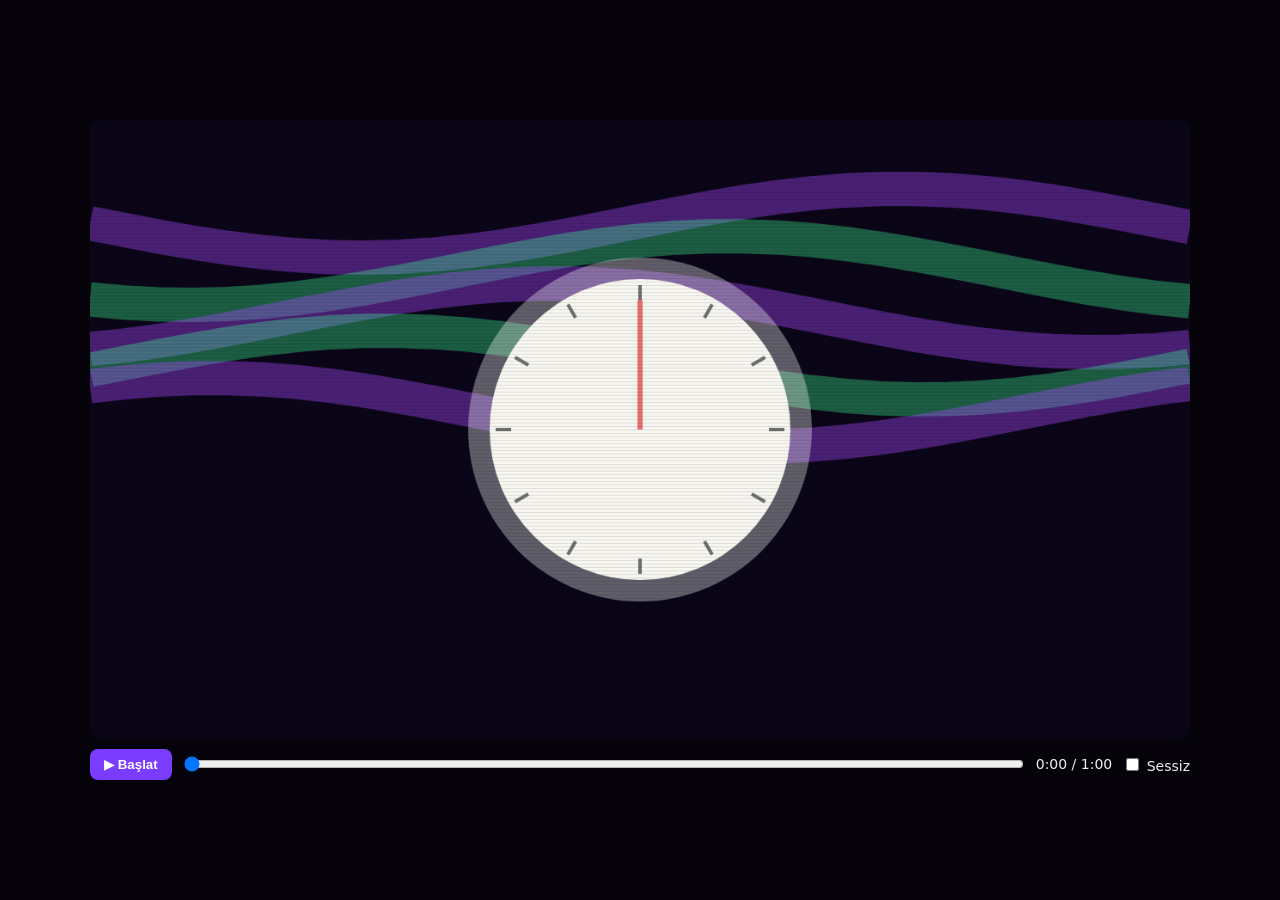
<file: index.html>
<!DOCTYPE html><html lang="tr"><head><meta charset="utf-8"><meta name="viewport" content="width=device-width,initial-scale=1,viewport-fit=cover"><title>Saniye Başı Yayın</title>
<style>
:root{box-sizing:border-box;padding-top:env(safe-area-inset-top,0px);padding-bottom:env(safe-area-inset-bottom,0px)}
html,body{margin:0;background:#050309;color:#eee;font-family:system-ui,Segoe UI,Arial,sans-serif}
body{min-height:100vh;display:flex;flex-direction:column;align-items:center;justify-content:center;gap:10px}
#st{position:relative;width:min(98vw,1100px)}
canvas{width:100%;height:auto;display:block;border-radius:10px;background:#000;cursor:pointer}
#sub{position:absolute;left:4%;right:4%;bottom:4%;text-align:center;font-weight:700;font-size:clamp(12px,2.2vw,22px);color:#fff;text-shadow:0 0 6px #000,0 0 3px #000}
#ctl{display:flex;gap:10px;align-items:center;width:min(98vw,1100px);font-size:14px}
button{background:#7a3cff;color:#fff;border:0;border-radius:8px;padding:8px 14px;font-weight:700;cursor:pointer}
input[type=range]{flex:1}
</style></head><body>
<div id="st"><canvas id="c" width="1280" height="720"></canvas><div id="sub"></div></div>
<div id="ctl"><button id="b">▶ Başlat</button><input id="r" type="range" min="0" max="60" step="0.1" value="0"><span id="tm">0:00 / 1:00</span><label><input id="m" type="checkbox"> Sessiz</label></div>
<script>
const c=document.getElementById("c"),g=c.getContext("2d"),W=1280,H=720;
const R=i=>{const x=Math.sin(i*127.1+311.7)*43758.5;return x-Math.floor(x)};
let t=0,playing=false,last=0,lc=-1;
const cues=[[0.5,9.5,"Tik-tak... Tik-tak... Unutun o eski günleri. Yaşadığımız bu evrende artık zaman saatlerle değil... kurulan televizyon kanallarıyla ölçülüyor!"],
[10,15,"Çünkü bu dünyada... her saniye bir televizyon kanalı kuruluyor!"],
[15.5,25.5,"Artık ‘ne izlesem?’ sorusu tarihe gömüldü. Sokakta yürümek mi? Her adımınız, her nefesiniz anında yeni bir kanalın ilk bölümü."],
[26,34.5,"İnsanlar birbirleriyle konuşmuyor artık. ‘Ben şu an 14 bin 203 numaralı kanaldayım, beni oradan izle’ diyorlar."],
[37,49.5,"Ve günün birinde... tam saat 14:12’de, sadece hiçbir şey yayınlamayan ve ekrana bakıp ağlayan bir adamın kanalı açılıyor. Üç milyar insan... kendi yalnızlığını o ekranda buluyor."],
[51,56,"Hayat artık sonsuz bir kanal sörfü... Kimse ne izlediğini bilmiyor."],
[57.5,60,"...Ama kimse kumandayı elinden bırakmıyor."]];
function say(s){if(m.checked||!window.speechSynthesis)return;speechSynthesis.cancel();const u=new SpeechSynthesisUtterance(s);u.lang="tr-TR";u.rate=1.1;const v=speechSynthesis.getVoices().find(v=>v.lang&&v.lang.startsWith("tr"));if(v)u.voice=v;speechSynthesis.speak(u)}
const rr=(x,y,w,h,r)=>{g.beginPath();g.roundRect(x,y,w,h,r)};
const ci=(x,y,r,f)=>{g.fillStyle=f;g.beginPath();g.arc(x,y,r,0,7);g.fill()};
const T=(s,x,y,z,col="#fff",al="center",sh)=>{g.font=`800 ${z}px system-ui,Arial,sans-serif`;g.textAlign=al;g.fillStyle=col;if(sh){g.shadowColor=sh;g.shadowBlur=24}g.fillText(s,x,y);g.shadowBlur=0};
function tv(x,y,s,h,t){g.save();g.translate(x,y);g.scale(s,s);g.strokeStyle="#ddd";g.lineWidth=3;g.beginPath();g.moveTo(0,-30);g.lineTo(-14,-52);g.moveTo(0,-30);g.lineTo(14,-52);g.stroke();g.fillStyle="#222";rr(-40,-32,80,60,10);g.fill();g.fillStyle=`hsl(${h},90%,${50+18*Math.sin(t*6+h)}%)`;rr(-33,-25,66,42,6);g.fill();T("TV",0,2,16,"#fff");g.restore()}
function bg(t){g.fillStyle="#0a0618";g.fillRect(0,0,W,H);g.lineWidth=40;for(let i=0;i<5;i++){g.strokeStyle=i%2?"rgba(60,255,150,.35)":"rgba(170,70,255,.4)";g.beginPath();for(let x=0;x<=W;x+=40){const y=120+i*55+Math.sin(x/200+t*1.2+i)*40;x?g.lineTo(x,y):g.moveTo(x,y)}g.stroke()}}
function noise(a){for(let i=0;i<160;i++){g.fillStyle=`rgba(255,255,255,${a*Math.random()})`;g.fillRect(Math.random()*W,Math.random()*H,20+Math.random()*90,2+Math.random()*4)}}
function P(x,y,col,hand){g.fillStyle=col;rr(x-35,y,70,110,24);g.fill();ci(x,y-28,26,"#f1c9a0");if(hand){g.fillStyle="#111";rr(x-10,y+20,20,34,4);g.fill()}}
function s1(t){bg(t);const z=t>9?Math.max(.45,1-(t-9)*.09):1;g.save();g.translate(W/2,H/2);g.scale(z,z);g.translate(-W/2,-H/2);
const k=t<7?1:Math.max(0,1-(t-7)/1.5);
if(k>0){ci(W/2,H/2,175*k,"#f4f1e8");g.strokeStyle="#222";g.lineWidth=4;for(let i=0;i<12;i++){const a=i*Math.PI/6;g.beginPath();g.moveTo(W/2+Math.cos(a)*150*k,H/2+Math.sin(a)*150*k);g.lineTo(W/2+Math.cos(a)*168*k,H/2+Math.sin(a)*168*k);g.stroke()}
const a=Math.floor(t*2)*Math.PI/8-Math.PI/2;g.strokeStyle="#d22";g.lineWidth=6;g.beginPath();g.moveTo(W/2,H/2);g.lineTo(W/2+Math.cos(a)*150*k,H/2+Math.sin(a)*150*k);g.stroke();
const f=1-(t*2%1)*4;if(f>0)ci(W/2,H/2,200,`rgba(255,255,255,${f*.35})`)}
const n=t<8?Math.floor(t*2):Math.floor(16+Math.pow(t-8,1.6)*40);
for(let i=0;i<Math.min(n,600);i++){let x,y,pop=1;if(i<16){const a=i/16*Math.PI*2-Math.PI/2;x=W/2+Math.cos(a)*250;y=H/2+Math.sin(a)*250;pop=Math.min(1,(t-i*.5)*5)}else{x=-700+R(i)*2680;y=-450+R(i+999)*1620}
tv(x,y,(i<16?1.1:.8+R(i+5)*.5)*pop,R(i+3)*360,t)}
g.restore()}
function cafe(t){g.fillStyle="#1b1230";g.fillRect(0,0,W,H);
for(let i=0;i<8;i++)for(let j=0;j<4;j++){const q=i*4+j,ch=Math.floor(t*3+R(q)*5);g.fillStyle=`hsl(${R(q+ch*13)*360},80%,${t>16.3?55:25}%)`;rr(60+i*148,40+j*92,130,76,8);g.fill()}
g.fillStyle="#2a1a10";g.fillRect(0,560,W,160);g.fillStyle="#6b4226";g.fillRect(480,470,320,18);g.fillRect(630,488,20,90);
P(620,340,"#3a6ea5");g.fillStyle="#222";g.beginPath();g.ellipse(620,318-340+340-12+12,10,t>16.3?6+5*Math.sin(t*14):2,0,0,7);g.fill();
ci(600,310,4,"#222");ci(640,310,4,"#222");ci(720,462,14,"#fff");
P(980,360,"#b33",0);g.fillStyle="#999";g.fillRect(900,440,60,6);
if(t>16.3&&t<18)T("Bir orta şekerli kahve, lütfen!",620,250,30,"#fff","center","#000");
if(t>17.5){const s=Math.min(1,(t-17.5)*4);g.fillStyle="rgba(0,0,0,.82)";g.fillRect(0,300,W,110);T("Orta Şekerli Kahve Beklerken Yapılabilecek 50 Şey TV",W/2,372,40*s,"#ff4be0","center","#ff4be0")}}
function street(t){g.fillStyle="#120d2b";g.fillRect(0,0,W,H);
for(let L=0;L<2;L++){const sp=L?160:70,off=(t*sp)%260;for(let i=-1;i<7;i++){const b=i+Math.floor(t*sp/260)+L*50,x=i*260-off;g.fillStyle=L?"#2a2150":"#1d1740";g.fillRect(x,(L?200:120)-R(b)*80,240,H);
for(let j=0;j<3;j++)for(let q=0;q<2;q++)tv(x+60+q*110,260+j*110+L*30,.6+L*.15,R(b*9+j*3+q)*360+t*80,t)}}
g.fillStyle="#222";g.fillRect(0,610,W,110);const by=Math.abs(Math.sin(t*8))*10;P(420,430-by,"#e0a030");
const k=Math.floor(t*2.5),ph=t*2.5%1;g.globalAlpha=1-ph;T("▶ Bölüm 1 · Kanal "+(8000+k*37),420,330-ph*60,28,"#6fffb0","center","#000");g.globalAlpha=1}
function metro(t){g.fillStyle="#14202e";g.fillRect(0,0,W,H);g.fillStyle="#0c141e";g.fillRect(0,300,W,420);
g.strokeStyle="rgba(255,255,255,.12)";g.lineWidth=6;for(let i=0;i<12;i++){const x=((i*140-t*500)%1700+1700)%1700-200;g.beginPath();g.moveTo(x,20);g.lineTo(x+90,20);g.stroke()}
g.fillStyle="#000";rr(60,60,360,220,12);g.fill();g.save();g.translate(240,150);g.rotate(t*2);g.strokeStyle="#9bf";g.lineWidth=5;g.beginPath();g.arc(0,0,40,0,5);g.stroke();g.restore();T("EVRENİN SONU",240,230,28,"#fff");T("TARTIŞMASI · CANLI",240,262,18,"#f55");
g.fillStyle="#000";rr(860,60,360,220,12);g.fill();const cx=1040,cy=165,yw=Math.max(0,Math.sin(t*1.5));
ci(cx-40,cy-50,22,"#ff9a2e");ci(cx+40,cy-50,22,"#ff9a2e");ci(cx,cy,62,"#ff9a2e");g.strokeStyle="#c60";g.lineWidth=5;g.beginPath();g.moveTo(cx-30,cy-35);g.lineTo(cx-18,cy-20);g.moveTo(cx+30,cy-35);g.lineTo(cx+18,cy-20);g.stroke();
g.fillStyle="#511";g.beginPath();g.ellipse(cx,cy+25,16,4+22*yw,0,0,7);g.fill();T("● CANLI",1160,100,16,"#f44");T("Turuncu Kedi Esniyor",1040,262,22,"#fff");
for(let i=0;i<6;i++){const x=150+i*195;P(x,380,`hsl(${i*55},45%,45%)`,1);g.strokeStyle=`hsl(${R(i+Math.floor(t*2.5))*360},100%,65%)`;g.lineWidth=3;g.shadowColor=g.strokeStyle;g.shadowBlur=14;rr(x-45,300+Math.sin(t*3+i)*6,90,55,8);g.stroke();g.shadowBlur=0}
if(t>31){g.fillStyle="#fff";rr(430,250,420,56,18);g.fill();T("14.203 numaralı kanaldayım, beni oradan izle",640,286,21,"#111")}}
function s3(t){g.fillStyle="#5a5c60";g.fillRect(0,0,W,H);noise(.06);
g.fillStyle="#3b4552";rr(400,520,480,260,80);g.fill();ci(640,330,135,"#d9b99b");g.fillStyle="#2a2018";g.beginPath();g.ellipse(640,228,125,48,0,Math.PI,0);g.fill();
g.fillStyle="#111";g.beginPath();g.ellipse(592,330,10,13,0,0,7);g.ellipse(688,330,10,13,0,0,7);g.fill();
g.strokeStyle="#321";g.lineWidth=6;g.beginPath();g.moveTo(560,300);g.lineTo(615,290);g.moveTo(720,300);g.lineTo(665,290);g.moveTo(600,415);g.quadraticCurveTo(640,400,680,415);g.stroke();
const p=(t%2.5)/2.5;g.globalAlpha=1-p*p*p;ci(690,350+260*p*p,9,"#8cf");g.globalAlpha=1;
g.fillStyle="rgba(0,0,0,.7)";g.fillRect(0,630,W,60);T("Kanal 50.412 – Sadece Gri Fon ve Ağlayan Adam",W/2,672,30);
const v=Math.min(3,1+Math.max(0,t-35.6)/14.4*2);g.fillStyle="rgba(0,0,0,.65)";rr(900,30,350,70,10);g.fill();T("İZLEYİCİ  "+v.toFixed(1).replace(".",",")+" Milyar",1075,76,26,"#ff6","center");T("● CANLI",110,70,26,"#f44");T("14:12",1180,140,22,"#ddd");
if(t<35.6){g.fillStyle=`rgba(0,0,0,${1-(t-35)/.6})`;g.fillRect(0,0,W,H)}}
function s4(t){g.fillStyle="#04030a";g.fillRect(0,0,W,H);
if(t<55){const z=3-(t-50)*.44;g.save();g.translate(W/2,H/2);g.scale(z,z);const gr=g.createRadialGradient(-20,-20,5,0,0,80);gr.addColorStop(0,"#5cf");gr.addColorStop(1,"#135");ci(0,0,80,gr);ci(-25,10,22,"#3a6");
for(let i=0;i<60;i++){g.save();g.rotate(R(i)*3.14+t*(R(i+7)-.5)*.5);g.strokeStyle=R(i+2)>.5?"rgba(190,90,255,.7)":"rgba(70,255,160,.7)";g.lineWidth=1.5;g.beginPath();g.ellipse(0,0,110+R(i+1)*90,100+R(i+3)*70,0,0,7);g.stroke();g.restore()}
g.strokeStyle="#ddd";g.lineWidth=2;for(let i=0;i<14;i++){const a=i/14*6.28;g.beginPath();g.moveTo(Math.cos(a)*82,Math.sin(a)*82);g.lineTo(Math.cos(a)*110,Math.sin(a)*110);g.stroke();ci(Math.cos(a)*112,Math.sin(a)*112,3,"#ff4be0")}g.restore();
if(t>54){g.fillStyle=`rgba(4,3,10,${t-54})`;g.fillRect(0,0,W,H)}}
if(t>=54.8&&t<57){g.globalAlpha=Math.min(1,(t-54.8)*3);g.save();g.translate(W/2,H/2);g.fillStyle="#222";rr(-70,-190,140,380,34);g.fill();ci(0,-140,20,t>56.3?"#f66":"#a22");
for(let i=0;i<9;i++)ci(-40+(i%3)*40,-70+Math.floor(i/3)*55,14,`hsl(${i*40},60%,45%)`);
const fy=520-Math.min(1,Math.max(0,(t-55.3)/1))*(520-(-140))-(t>56.3?-6:0);g.fillStyle="#f1c9a0";rr(-18,fy,36,300,18);g.fill();g.restore();g.globalAlpha=1}
if(t>=57){const n=Math.floor((t-57)*16);T("Saniye: 86.401...".slice(0,n),W/2,330,72,"#fff","center","#6fffb0");T("Yeni kanal yükleniyor.".slice(0,Math.max(0,n-17)),W/2,410,36,"#ff4be0","center","#ff4be0");noise(t>59?.8:.2)}}
function draw(t){if(t<15)s1(t);else if(t<21)cafe(t);else if(t<26)street(t);else if(t<35)metro(t);else if(t<50)s3(t);else s4(t);
for(const b of[15,21,26,35,50])if(t>b&&t<b+.25)noise(.9);
g.fillStyle="rgba(0,0,0,.1)";for(let y=0;y<H;y+=4)g.fillRect(0,y,W,1)}
const b=document.getElementById("b"),r=document.getElementById("r"),tm=document.getElementById("tm"),m=document.getElementById("m"),sub=document.getElementById("sub");
function toggle(){if(t>=60){t=0;lc=-1}playing=!playing;b.textContent=playing?"⏸ Duraklat":"▶ Oynat";if(!playing&&window.speechSynthesis)speechSynthesis.cancel();else lc=-1}
b.onclick=toggle;c.onclick=toggle;
r.oninput=()=>{t=+r.value;lc=-1;if(window.speechSynthesis)speechSynthesis.cancel()};
function f(n){if(playing){t+=Math.min(.1,(n-last)/1000);if(t>=60){t=60;playing=false;b.textContent="↻ Tekrar"}}last=n;
const i=cues.findIndex(q=>t>=q[0]&&t<q[1]);if(i!==lc){lc=i;sub.textContent=i>=0?cues[i][2]:"";if(i>=0&&playing)say(cues[i][2])}
draw(t);r.value=t;const s=Math.floor(t);tm.textContent=`0:${String(s).padStart(2,"0")} / 1:00`;requestAnimationFrame(f)}
requestAnimationFrame(f);
</script></body></html>
</file>
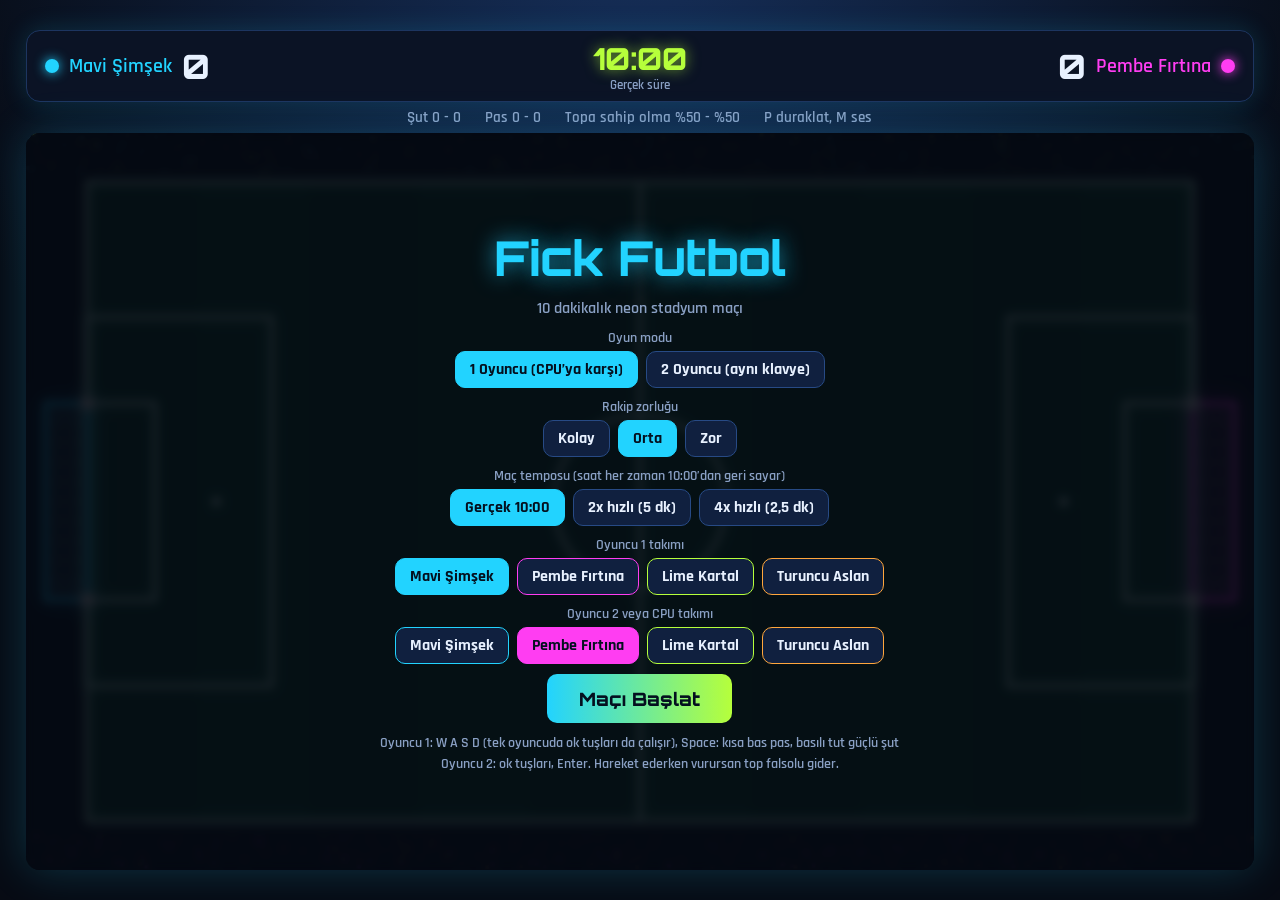
<file: fick-futbol.html>
<!DOCTYPE html>
<html lang="tr">
<head>
<meta charset="UTF-8">
<meta name="viewport" content="width=device-width,initial-scale=1">
<title>Fick Futbol</title>
<link rel="preconnect" href="https://fonts.googleapis.com">
<link rel="preconnect" href="https://fonts.gstatic.com" crossorigin>
<link href="https://fonts.googleapis.com/css2?family=Orbitron:wght@600;800&family=Rajdhani:wght@500;600;700&display=swap" rel="stylesheet">
<style>
:root{--bg:#070b14;--ink:#e8f1ff;--mut:#8aa0c4;--cy:#22d3ff;--mg:#ff3df2;--li:#b6ff3b}
*{box-sizing:border-box;margin:0}
html,body{height:100%}
body{background:radial-gradient(circle at 50% -10%,#16305c,var(--bg) 62%);color:var(--ink);font:600 16px Rajdhani,system-ui,sans-serif;display:grid;place-items:center;overflow:hidden}
#app{width:min(96vw,calc((100vh - 118px)*1.667))}
#hud{display:grid;grid-template-columns:1fr auto 1fr;align-items:center;gap:12px;padding:8px 18px;background:#0b1325;border:1px solid #1d3560;border-radius:14px;box-shadow:0 0 26px rgba(34,211,255,.16)}
.team{display:flex;align-items:center;gap:10px;font-size:1.25rem}
.team.r{justify-content:flex-end}
.tn{color:var(--c)}
.dot{width:14px;height:14px;border-radius:50%;background:var(--c);box-shadow:0 0 12px var(--c)}
.sc{font:800 2.1rem Orbitron,sans-serif}
.clock{text-align:center;min-width:120px}
.clock b{font:800 1.9rem Orbitron,sans-serif;color:var(--li);text-shadow:0 0 14px rgba(182,255,59,.6)}
.clock b.low{color:#ff4d6d;text-shadow:0 0 14px rgba(255,77,109,.7)}
.clock small{display:block;color:var(--mut);font-size:.8rem}
#stats{display:flex;flex-wrap:wrap;justify-content:center;gap:6px 24px;color:var(--mut);font-size:.95rem;padding:6px 0}
#stage{position:relative;aspect-ratio:5/3;border-radius:14px;overflow:hidden;box-shadow:0 0 44px rgba(34,211,255,.2)}
canvas{width:100%;height:100%;display:block}
#banner{position:absolute;inset:0;display:grid;place-content:center;text-align:center;font:800 clamp(2rem,9vw,5.5rem) Orbitron,sans-serif;text-shadow:0 0 30px currentColor;pointer-events:none;opacity:0}
#banner small{display:block;font-size:.3em;color:var(--ink);text-shadow:none;margin-top:6px}
#banner.on{opacity:1;animation:pop .45s ease-out}
@keyframes pop{from{transform:scale(.55);opacity:0}to{transform:scale(1);opacity:1}}
.panel{position:absolute;inset:0;display:flex;flex-direction:column;align-items:center;gap:10px;padding:14px;overflow:auto;text-align:center;background:rgba(5,9,18,.9);backdrop-filter:blur(4px)}
.panel[hidden]{display:none}
.panel>:first-child{margin-top:auto}
.panel>:last-child{margin-bottom:auto}
h1{font:800 clamp(1.8rem,5vw,3rem) Orbitron,sans-serif;color:var(--cy);text-shadow:0 0 22px rgba(34,211,255,.7)}
.sub{color:var(--mut)}
.lab{color:var(--mut);font-size:.9rem;margin-bottom:4px}
.grp{display:flex;flex-wrap:wrap;gap:8px;justify-content:center}
button{font:700 1rem Rajdhani,sans-serif;color:var(--ink);background:#10203f;border:1px solid #274a85;border-radius:10px;padding:7px 14px;cursor:pointer;transition:.15s}
button:hover{border-color:var(--cy);box-shadow:0 0 14px rgba(34,211,255,.4)}
button.on{background:var(--cy);color:#04101f;border-color:var(--cy)}
.sw{border-color:var(--c)}
.sw.on{background:var(--c);color:#04101f;border-color:var(--c)}
.go{font:800 1.15rem Orbitron,sans-serif;padding:13px 32px;background:linear-gradient(90deg,var(--cy),var(--li));color:#04101f;border:0}
.help{color:var(--mut);font-size:.88rem;line-height:1.5}
.big{font:800 3.4rem Orbitron,sans-serif}
table{border-collapse:collapse;min-width:min(440px,92%)}
td,th{padding:6px 14px}
td{font:800 1.3rem Orbitron,sans-serif}
th{color:var(--mut);font-weight:600}
tr+tr{border-top:1px solid #1d3560}
tr:first-child td{font:700 1rem Rajdhani,sans-serif}
</style>
</head>
<body>
<div id="app">
  <header id="hud">
    <div class="team" id="t0"><i class="dot"></i><span class="tn" id="n0"></span><b class="sc" id="s0">0</b></div>
    <div class="clock"><b id="clk">10:00</b><small id="half">Gerçek süre</small></div>
    <div class="team r" id="t1"><b class="sc" id="s1">0</b><span class="tn" id="n1"></span><i class="dot"></i></div>
  </header>
  <div id="stats"><span id="st-s"></span><span id="st-p"></span><span id="st-o"></span><span>P duraklat, M ses</span></div>
  <div id="stage">
    <canvas id="cv" width="1000" height="600"></canvas>
    <div id="banner"></div>
    <section id="menu" class="panel">
      <h1>Fick Futbol</h1>
      <p class="sub">10 dakikalık neon stadyum maçı</p>
      <div><div class="lab">Oyun modu</div><div class="grp" id="g-mode"></div></div>
      <div id="row-diff"><div class="lab">Rakip zorluğu</div><div class="grp" id="g-diff"></div></div>
      <div><div class="lab">Maç temposu (saat her zaman 10:00’dan geri sayar)</div><div class="grp" id="g-speed"></div></div>
      <div><div class="lab">Oyuncu 1 takımı</div><div class="grp" id="g-t0"></div></div>
      <div><div class="lab">Oyuncu 2 veya CPU takımı</div><div class="grp" id="g-t1"></div></div>
      <button id="go" class="go">Maçı Başlat</button>
      <p class="help">Oyuncu 1: W A S D (tek oyuncuda ok tuşları da çalışır), Space: kısa bas pas, basılı tut güçlü şut<br>Oyuncu 2: ok tuşları, Enter. Hareket ederken vurursan top falsolu gider.</p>
    </section>
    <section id="end" class="panel" hidden>
      <h1 id="end-t"></h1>
      <div class="big" id="end-s"></div>
      <table id="end-tb"></table>
      <div class="grp"><button id="again" class="go">Yeniden Oyna</button><button id="home">Ana menü</button></div>
    </section>
  </div>
</div>
<script>
(()=>{
'use strict';
const $=id=>document.getElementById(id);
const cv=$('cv'),cx=cv.getContext('2d');
const W=1000,H=600,PX=50,PY=40,PW=900,PH=520,GH=160,GD=34,GY0=(H-GH)/2,GY1=GY0+GH,SPEED=228;
const TEAMS=[{n:'Mavi Şimşek',c:'#22d3ff'},{n:'Pembe Fırtına',c:'#ff3df2'},{n:'Lime Kartal',c:'#b6ff3b'},{n:'Turuncu Aslan',c:'#ffa63d'}];
const AI={
  easy:{spd:165,ks:140,lead:0,react:.8,range:250,err:.9,kl:0},
  med:{spd:200,ks:185,lead:.12,react:.5,range:330,err:.45,kl:.1},
  hard:{spd:232,ks:225,lead:.2,react:.3,range:420,err:.15,kl:.2}
};
const P1A={u:['KeyW','ArrowUp'],d:['KeyS','ArrowDown'],l:['KeyA','ArrowLeft'],r:['KeyD','ArrowRight'],k:['Space']};
const P1B={u:['KeyW'],d:['KeyS'],l:['KeyA'],r:['KeyD'],k:['Space']};
const P2={u:['ArrowUp'],d:['ArrowDown'],l:['ArrowLeft'],r:['ArrowRight'],k:['Enter','NumpadEnter']};
const cfg={mode:1,diff:'med',speed:1,t:[0,1]};
const keys={};
const pitch=document.createElement('canvas');pitch.width=W;pitch.height=H;
let ac=null,muted=false,st='menu',ball=null,pl=[],score=[0,0],ctl=[P1A,P2],clock=600,tmr=0,shake=0,parts=[],last=0,lock=false,touch=-1,hudT=0,cdN=0,lastSec=-1,winCol='#fff';
let stat=[{s:0,p:0,pos:0},{s:0,p:0,pos:0}];
const clamp=(v,a,b)=>v<a?a:v>b?b:v;
const dn=l=>l.some(c=>keys[c]);
const col=t=>TEAMS[cfg.t[t]].c;

/* ---------- Ses efektleri (Web Audio) ---------- */
function tone(f,f2,d,type,v){
  if(muted||!ac)return;
  const t=ac.currentTime,o=ac.createOscillator(),g=ac.createGain();
  o.type=type;o.frequency.setValueAtTime(f,t);o.frequency.exponentialRampToValueAtTime(Math.max(30,f2),t+d);
  g.gain.setValueAtTime(v,t);g.gain.exponentialRampToValueAtTime(.001,t+d);
  o.connect(g);g.connect(ac.destination);o.start(t);o.stop(t+d);
}
function sfx(n){
  if(n==='kick')tone(260,70,.12,'triangle',.35);
  else if(n==='wall')tone(140,90,.08,'sine',.2);
  else if(n==='post')tone(1100,700,.25,'triangle',.25);
  else if(n==='tick')tone(660,660,.1,'square',.12);
  else if(n==='whistle')tone(2300,2100,.5,'square',.12);
  else if(n==='goal')[523,659,784,1047].forEach((f,i)=>setTimeout(()=>tone(f,f*1.01,.35,'sawtooth',.14),i*120));
}

/* ---------- Oyuncu ve top kurulumu ---------- */
function mk(team,role,human){
  return {team,role,human,x:0,y:0,vx:0,vy:0,fx:team?-1:1,fy:0,r:role===2?18:16,charge:0,chg:false,cool:0,off:(role===1?-1:1)*(team?-1:1)*100};
}
function place(){
  const base=[[PX+330,H/2],[PX+190,H/2-110],[PX+28,H/2]];
  for(const p of pl){
    const b=base[p.role];
    p.x=p.team?W-b[0]:b[0];p.y=p.team?H-b[1]:b[1];
    p.vx=0;p.vy=0;p.fx=p.team?-1:1;p.fy=0;p.charge=0;p.chg=false;p.cool=.4;
  }
}
function resetBall(){ball={x:W/2,y:H/2,vx:0,vy:0,r:9,spin:0,rot:0};lock=false;touch=-1;}
function newMatch(){
  score=[0,0];stat=[{s:0,p:0,pos:0},{s:0,p:0,pos:0}];clock=600;parts=[];lastSec=-1;
  ctl=[cfg.mode===1?P1A:P1B,P2];
  pl=[];
  for(const t of [0,1])pl.push(mk(t,0,t===0||cfg.mode===2),mk(t,1,false),mk(t,2,false));
  buildPitch();place();resetBall();hud();stats();clockUI();
  $('half').textContent=cfg.speed===1?'Gerçek süre':'Hızlı maç x'+cfg.speed;
  startCount();
}
function startCount(){st='count';tmr=3;cdN=0;banner(null);}

/* ---------- Vuruş: güç, yön ve falso ---------- */
function kick(p,c,aim){
  const dx=ball.x-p.x,dy=ball.y-p.y,dl=Math.hypot(dx,dy)||1;
  if(dl>p.r+ball.r+16)return false;
  let kx,ky;
  if(aim){kx=aim.x-ball.x;ky=aim.y-ball.y;}else{kx=p.fx+dx/dl*.6;ky=p.fy+dy/dl*.6;}
  const kl=Math.hypot(kx,ky)||1;kx/=kl;ky/=kl;
  const pw=380+640*c;
  ball.vx=kx*pw+p.vx*.25;ball.vy=ky*pw+p.vy*.25;
  ball.spin=aim?0:clamp((p.vx*ky-p.vy*kx)/SPEED*2.6*(.4+c),-3,3);
  touch=p.team;
  if(c>=.45)stat[p.team].s++;else stat[p.team].p++;
  stats();sfx('kick');
  return true;
}
function aimKick(p,tx,ty,c){return kick(p,c,{x:tx,y:ty});}

/* ---------- Oyuncu kontrolü ---------- */
function human(p,dt){
  const c=ctl[p.team];
  let ix=(dn(c.r)?1:0)-(dn(c.l)?1:0),iy=(dn(c.d)?1:0)-(dn(c.u)?1:0);
  const l=Math.hypot(ix,iy);
  if(l){ix/=l;iy/=l;p.fx=ix;p.fy=iy;}
  const k=Math.min(1,dt*12);
  p.vx+=(ix*SPEED-p.vx)*k;p.vy+=(iy*SPEED-p.vy)*k;
  if(dn(c.k)){p.charge=Math.min(1,p.charge+dt/.75);p.chg=true;}
  else if(p.chg){kick(p,p.charge);p.charge=0;p.chg=false;}
}

/* ---------- Yapay zeka ---------- */
function lvl(p){return AI[cfg.mode===1&&p.team===1?cfg.diff:'med'];}
function moveTo(p,tx,ty,sp,dt){
  const dx=tx-p.x,dy=ty-p.y,dl=Math.hypot(dx,dy);
  let vx=0,vy=0;
  if(dl>3){const s=Math.min(sp,dl*7);vx=dx/dl*s;vy=dy/dl*s;}
  const k=Math.min(1,dt*9);
  p.vx+=(vx-p.vx)*k;p.vy+=(vy-p.vy)*k;
  const m=Math.hypot(p.vx,p.vy);
  if(m>30){p.fx=p.vx/m;p.fy=p.vy/m;}
}
function fieldAI(p,dt,chase){
  const d=lvl(p),atk=p.team?-1:1,gx=p.team?PX:PX+PW;
  let tx,ty;
  p.cool-=dt;
  if(chase){
    const bx=ball.x+ball.vx*d.lead,by=ball.y+ball.vy*d.lead;
    const gdx=gx-bx,gdy=H/2-by,gl=Math.hypot(gdx,gdy)||1,dist=Math.hypot(bx-p.x,by-p.y);
    if((bx-p.x)*atk>-4){tx=bx+gdx/gl*14;ty=by+gdy/gl*14;}
    else{tx=bx-atk*50;ty=by+(p.y<by?-1:1)*64;}
    if(dist<p.r+ball.r+12&&p.cool<=0){
      p.cool=d.react;
      const k=pl.find(q=>q.team!==p.team&&q.role===2),m=pl.find(q=>q.team===p.team&&q!==p&&q.role<2);
      if(Math.abs(gx-p.x)<d.range){
        const ay=(k.y<H/2?GY1-24:GY0+24)+(Math.random()-.5)*d.err*GH;
        aimKick(p,gx,ay,.92);
      }else if(m&&atk*(m.x-p.x)>90&&Math.random()<.45){
        aimKick(p,m.x+m.vx*.3,m.y+m.vy*.3,.3);
      }
    }
  }else{
    tx=clamp(ball.x+atk*110,PX+60,PX+PW-60);
    ty=clamp(H/2+(ball.y-H/2)*.4+p.off,PY+30,PY+PH-30);
  }
  moveTo(p,tx,ty,d.spd,dt);
}
function keeperAI(p,dt){
  const d=lvl(p),dir=p.team?-1:1,gx=p.team?PX+PW:PX;
  let tx=gx+dir*30,ty=clamp(ball.y+ball.vy*d.kl,GY0+12,GY1-12),sp=d.ks;
  const inBox=Math.abs(ball.x-gx)<170&&ball.y>GY0-70&&ball.y<GY1+70;
  if(ball.vx*dir<-200)sp*=1.35;
  if(inBox&&Math.hypot(ball.vx,ball.vy)<260){tx=ball.x-dir*6;ty=ball.y;}
  p.cool-=dt;
  if(Math.hypot(ball.x-p.x,ball.y-p.y)<p.r+ball.r+12&&p.cool<=0){
    p.cool=.6;
    aimKick(p,W/2,clamp(ball.y+(Math.random()-.5)*300,PY+40,PY+PH-40),.8);
  }
  moveTo(p,tx,ty,sp,dt);
}
function think(dt){
  for(const t of [0,1]){
    const f=pl.filter(p=>p.team===t&&p.role<2),ai=f.filter(p=>!p.human),hum=f.find(p=>p.human);
    let ch=null,bd=1e9;
    for(const p of ai){const d=Math.hypot(ball.x-p.x,ball.y-p.y);if(d<bd){bd=d;ch=p;}}
    for(const p of ai){
      let chase=p===ch;
      if(chase&&hum&&bd>Math.hypot(ball.x-hum.x,ball.y-hum.y)-40)chase=false;
      fieldAI(p,dt,chase);
    }
    keeperAI(pl.find(p=>p.team===t&&p.role===2),dt);
  }
}

/* ---------- Fizik: top, direkler, ağlar, çarpışmalar ---------- */
function post(px,py){
  const dx=ball.x-px,dy=ball.y-py,dl=Math.hypot(dx,dy),m=ball.r+5;
  if(dl<m&&dl>0){
    const nx=dx/dl,ny=dy/dl;
    ball.x=px+nx*m;ball.y=py+ny*m;
    const vn=ball.vx*nx+ball.vy*ny;
    if(vn<0){ball.vx-=1.8*vn*nx;ball.vy-=1.8*vn*ny;if(-vn>150)sfx('post');}
  }
}
function stepBall(dt){
  const r=ball.r,e=.8;
  if(ball.spin){
    const a=ball.spin*dt,c=Math.cos(a),s=Math.sin(a),vx=ball.vx*c-ball.vy*s;
    ball.vy=ball.vx*s+ball.vy*c;ball.vx=vx;ball.spin*=Math.pow(.3,dt);
  }
  ball.x+=ball.vx*dt;ball.y+=ball.vy*dt;
  const f=Math.pow(.4,dt);ball.vx*=f;ball.vy*=f;
  if(ball.y<PY+r){ball.y=PY+r;if(ball.vy<-140)sfx('wall');ball.vy=Math.abs(ball.vy)*e;}
  if(ball.y>PY+PH-r){ball.y=PY+PH-r;if(ball.vy>140)sfx('wall');ball.vy=-Math.abs(ball.vy)*e;}
  for(const s of [0,1]){
    const gx=s?PX+PW:PX,o=s?1:-1,out=(ball.x-gx)*o,mouth=ball.y>GY0&&ball.y<GY1;
    if(!mouth&&out>-r&&out<r){ball.x=gx-o*r;if(Math.abs(ball.vx)>140)sfx('wall');ball.vx=-o*Math.abs(ball.vx)*e;}
    if(out>0&&mouth){
      if(ball.y<GY0+r){ball.y=GY0+r;ball.vy=Math.abs(ball.vy)*.4;}
      if(ball.y>GY1-r){ball.y=GY1-r;ball.vy=-Math.abs(ball.vy)*.4;}
      if(out>GD-r){ball.x=gx+o*(GD-r);ball.vx=-o*Math.abs(ball.vx)*.25;}
      if(!lock&&out>r)scored(s);
    }
    post(gx,GY0);post(gx,GY1);
  }
}
function ballPlayer(p){
  const dx=ball.x-p.x,dy=ball.y-p.y,dl=Math.hypot(dx,dy),m=p.r+ball.r;
  if(dl>=m||dl===0)return;
  const nx=dx/dl,ny=dy/dl;
  ball.x=p.x+nx*m;ball.y=p.y+ny*m;
  const vn=(ball.vx-p.vx)*nx+(ball.vy-p.vy)*ny;
  if(vn<0){ball.vx-=1.55*vn*nx;ball.vy-=1.55*vn*ny;if(-vn>200)sfx('wall');}
  touch=p.team;
}
function integrate(dt){
  for(const p of pl){
    p.x=clamp(p.x+p.vx*dt,PX+p.r,PX+PW-p.r);
    p.y=clamp(p.y+p.vy*dt,PY+p.r,PY+PH-p.r);
    if(p.role===2){
      p.x=p.team?clamp(p.x,PX+PW-160,PX+PW-p.r):clamp(p.x,PX+p.r,PX+160);
      p.y=clamp(p.y,GY0-60,GY1+60);
    }
  }
  for(let i=0;i<pl.length;i++)for(let j=i+1;j<pl.length;j++){
    const a=pl[i],b=pl[j],dx=b.x-a.x,dy=b.y-a.y,dl=Math.hypot(dx,dy),m=a.r+b.r;
    if(dl>0&&dl<m){const o=(m-dl)/2,nx=dx/dl,ny=dy/dl;a.x-=nx*o;a.y-=ny*o;b.x+=nx*o;b.y+=ny*o;}
  }
  for(let s=0;s<3;s++){stepBall(dt/3);for(const p of pl)ballPlayer(p);}
  ball.rot+=Math.hypot(ball.vx,ball.vy)*dt/ball.r;
}

/* ---------- Gol, bitiş, arayüz ---------- */
function scored(s){
  const t=1-s;
  score[t]++;lock=true;st='goal';tmr=2.6;shake=16;
  burst(s?PX+PW:PX,H/2,col(t),90,420);
  sfx('goal');hud();
  banner('GOL!<small>'+TEAMS[cfg.t[t]].n+'</small>',col(t));
}
function finish(){
  st='end';sfx('whistle');banner(null);stats();
  const a=score[0],b=score[1],w=a>b?0:b>a?1:-1;
  winCol=w<0?'#b6ff3b':col(w);
  const e=$('end-t');
  e.textContent=w<0?'Maç berabere bitti':TEAMS[cfg.t[w]].n+' kazandı!';
  e.style.color=winCol;e.style.textShadow='0 0 22px '+winCol;
  $('end-s').textContent=a+' - '+b;
  const tot=stat[0].pos+stat[1].pos,po=tot?Math.round(stat[0].pos/tot*100):50;
  const rows=[['Atılan goller',a,b],['Şut',stat[0].s,stat[1].s],['Pas',stat[0].p,stat[1].p],['Topa sahip olma','%'+po,'%'+(100-po)]];
  $('end-tb').innerHTML='<tr><td style="color:'+col(0)+'">'+TEAMS[cfg.t[0]].n+'</td><th></th><td style="color:'+col(1)+'">'+TEAMS[cfg.t[1]].n+'</td></tr>'
    +rows.map(r=>'<tr><td>'+r[1]+'</td><th>'+r[0]+'</th><td>'+r[2]+'</td></tr>').join('');
  $('end').hidden=false;
}
function banner(h,c){
  const b=$('banner');
  if(h===null){b.className='';return;}
  b.innerHTML=h;b.style.color=c||'#fff';b.className='';void b.offsetWidth;b.className='on';
}
function hud(){
  $('n0').textContent=TEAMS[cfg.t[0]].n;$('n1').textContent=TEAMS[cfg.t[1]].n;
  $('t0').style.setProperty('--c',col(0));$('t1').style.setProperty('--c',col(1));
  $('s0').textContent=score[0];$('s1').textContent=score[1];
}
function stats(){
  const tot=stat[0].pos+stat[1].pos,a=tot?Math.round(stat[0].pos/tot*100):50;
  $('st-s').textContent='Şut '+stat[0].s+' - '+stat[1].s;
  $('st-p').textContent='Pas '+stat[0].p+' - '+stat[1].p;
  $('st-o').textContent='Topa sahip olma %'+a+' - %'+(100-a);
}
function clockUI(){
  const s=Math.ceil(clock);
  if(s===lastSec)return;
  lastSec=s;
  $('clk').textContent=String(Math.floor(s/60)).padStart(2,'0')+':'+String(s%60).padStart(2,'0');
  $('clk').classList.toggle('low',s<=30);
}
function togglePause(){
  if(st==='play'){st='pause';banner('Duraklatıldı','#ffffff');}
  else if(st==='pause'){st='play';banner(null);}
}

/* ---------- Parçacıklar ---------- */
function burst(x,y,c,n,sp){
  for(let i=0;i<n;i++){const a=Math.random()*6.283,s=60+Math.random()*sp;parts.push({x,y,vx:Math.cos(a)*s,vy:Math.sin(a)*s-80,l:1,c});}
}

/* ---------- Ana güncelleme döngüsü ---------- */
function update(dt){
  for(const q of parts){q.x+=q.vx*dt;q.y+=q.vy*dt;q.vy+=380*dt;q.l-=dt*.6;}
  parts=parts.filter(q=>q.l>0);
  if(st==='count'){
    tmr-=dt;
    const n=Math.ceil(tmr);
    if(tmr<=0){st='play';banner(null);sfx('whistle');}
    else if(n!==cdN){cdN=n;banner(String(n),'#b6ff3b');sfx('tick');}
  }else if(st==='play'){
    clock-=dt*cfg.speed;
    if(touch>=0)stat[touch].pos+=dt;
    for(const p of pl)if(p.human)human(p,dt);
    think(dt);
    integrate(dt);
    hudT-=dt;
    if(hudT<=0){hudT=.4;stats();}
    if(clock<=0){clock=0;finish();}
    clockUI();
  }else if(st==='goal'){
    for(const p of pl){p.vx*=.92;p.vy*=.92;}
    integrate(dt);
    tmr-=dt;
    if(tmr<=0){place();resetBall();startCount();}
  }else if(st==='end'){
    if(Math.random()<.25)burst(Math.random()*W,Math.random()*H*.6,winCol,16,300);
  }
}

/* ---------- Çizim ---------- */
function buildPitch(){
  const g=pitch.getContext('2d');
  g.shadowBlur=0;g.fillStyle='#050a14';g.fillRect(0,0,W,H);
  for(let i=0;i<460;i++){
    const x=Math.random()*W,y=i%2?PY+PH+10+Math.random()*(PY-14):Math.random()*(PY-10);
    g.fillStyle='hsla('+[190,300,80,30][i%4]+',90%,62%,'+(.15+Math.random()*.35)+')';
    g.fillRect(x,y,3,3);
  }
  for(let i=0;i<10;i++){g.fillStyle=i%2?'#0d5530':'#0a4a2a';g.fillRect(PX+i*PW/10,PY,PW/10,PH);}
  g.strokeStyle='rgba(225,255,240,.9)';g.fillStyle='#e1fff0';g.lineWidth=3;g.shadowColor='#7dffc4';g.shadowBlur=10;
  g.strokeRect(PX,PY,PW,PH);
  g.beginPath();g.moveTo(W/2,PY);g.lineTo(W/2,PY+PH);g.stroke();
  g.beginPath();g.arc(W/2,H/2,70,0,7);g.stroke();
  g.beginPath();g.arc(W/2,H/2,4,0,7);g.fill();
  g.strokeRect(PX,H/2-150,150,300);g.strokeRect(PX,H/2-80,55,160);
  g.strokeRect(PX+PW-150,H/2-150,150,300);g.strokeRect(PX+PW-55,H/2-80,55,160);
  for(const x of [PX+105,PX+PW-105]){g.beginPath();g.arc(x,H/2,3.5,0,7);g.fill();}
  for(const s of [0,1]){
    const c=col(s),x=s?PX+PW:PX-GD;
    g.shadowColor=c;g.shadowBlur=18;g.strokeStyle=c;g.lineWidth=4;
    g.fillStyle='rgba(255,255,255,.07)';g.fillRect(x,GY0,GD,GH);g.strokeRect(x,GY0,GD,GH);
    g.shadowBlur=0;g.lineWidth=1;g.strokeStyle='rgba(255,255,255,.2)';
    for(let k=8;k<GD;k+=8){g.beginPath();g.moveTo(x+k,GY0);g.lineTo(x+k,GY1);g.stroke();}
    for(let k=16;k<GH;k+=16){g.beginPath();g.moveTo(x,GY0+k);g.lineTo(x+GD,GY0+k);g.stroke();}
  }
  g.shadowColor='#fff';g.shadowBlur=8;g.fillStyle='#fff';
  for(const x of [PX,PX+PW])for(const y of [GY0,GY1]){g.beginPath();g.arc(x,y,5,0,7);g.fill();}
}
function drawP(p){
  const c=col(p.team);
  cx.save();
  cx.shadowColor=c;cx.shadowBlur=16;
  cx.fillStyle='#0a1429';cx.strokeStyle=p.role===2?'#ffffff':c;cx.lineWidth=p.role===2?3:4;
  cx.beginPath();cx.arc(p.x,p.y,p.r,0,7);cx.fill();cx.stroke();
  cx.shadowBlur=0;
  cx.fillStyle=c;cx.beginPath();cx.arc(p.x,p.y,p.r*.5,0,7);cx.fill();
  cx.fillStyle='#ffffff';cx.beginPath();cx.arc(p.x+p.fx*p.r*.7,p.y+p.fy*p.r*.7,3.5,0,7);cx.fill();
  if(p.human){cx.fillStyle=c;cx.font='700 13px Orbitron,sans-serif';cx.textAlign='center';cx.fillText(p.team?'P2':'P1',p.x,p.y-p.r-8);}
  if(p.charge>0){
    cx.fillStyle='rgba(0,0,0,.6)';cx.fillRect(p.x-18,p.y+p.r+6,36,6);
    cx.fillStyle=p.charge>.8?'#ff3df2':'#b6ff3b';cx.fillRect(p.x-18,p.y+p.r+6,36*p.charge,6);
  }
  cx.restore();
}
function drawBall(){
  cx.save();cx.translate(ball.x,ball.y);
  cx.shadowColor='#ffffff';cx.shadowBlur=10;
  cx.fillStyle='#f4f8ff';cx.beginPath();cx.arc(0,0,ball.r,0,7);cx.fill();
  cx.shadowBlur=0;cx.fillStyle='#1b2a4a';
  for(let i=0;i<3;i++){const a=ball.rot+i*2.094;cx.beginPath();cx.arc(Math.cos(a)*ball.r*.55,Math.sin(a)*ball.r*.55,2.4,0,7);cx.fill();}
  cx.restore();
}
function draw(){
  cx.save();
  if(shake>0){cx.translate((Math.random()-.5)*shake,(Math.random()-.5)*shake);shake=Math.max(0,shake-.9);}
  cx.drawImage(pitch,0,0);
  if(ball){
    cx.fillStyle='rgba(0,0,0,.35)';cx.beginPath();cx.ellipse(ball.x+3,ball.y+5,ball.r,ball.r*.7,0,0,7);cx.fill();
    for(const p of pl)drawP(p);
    drawBall();
  }
  for(const q of parts){cx.globalAlpha=Math.max(0,q.l);cx.fillStyle=q.c;cx.fillRect(q.x,q.y,4,4);}
  cx.globalAlpha=1;
  cx.restore();
}
function frame(ts){
  const dt=Math.min(.033,(ts-last)/1000||0);
  last=ts;update(dt);draw();requestAnimationFrame(frame);
}

/* ---------- Menü ---------- */
const paints=[];
function group(id,items,get,set,colors){
  const el=$(id);
  el.innerHTML=items.map((t,i)=>'<button'+(colors?' class="sw" style="--c:'+colors[i]+'"':'')+'>'+t+'</button>').join('');
  const paint=()=>[...el.children].forEach((b,i)=>b.classList.toggle('on',i===get()));
  el.onclick=e=>{
    const i=[...el.children].indexOf(e.target.closest('button'));
    if(i<0)return;
    set(i);paints.forEach(f=>f());
  };
  paints.push(paint);paint();
}
group('g-mode',['1 Oyuncu (CPU’ya karşı)','2 Oyuncu (aynı klavye)'],()=>cfg.mode-1,i=>{cfg.mode=i+1;$('row-diff').style.display=i?'none':'';});
group('g-diff',['Kolay','Orta','Zor'],()=>['easy','med','hard'].indexOf(cfg.diff),i=>{cfg.diff=['easy','med','hard'][i];});
group('g-speed',['Gerçek 10:00','2x hızlı (5 dk)','4x hızlı (2,5 dk)'],()=>[1,2,4].indexOf(cfg.speed),i=>{cfg.speed=[1,2,4][i];});
group('g-t0',TEAMS.map(t=>t.n),()=>cfg.t[0],i=>{cfg.t[0]=i;if(cfg.t[1]===i)cfg.t[1]=(i+1)%4;},TEAMS.map(t=>t.c));
group('g-t1',TEAMS.map(t=>t.n),()=>cfg.t[1],i=>{cfg.t[1]=i;if(cfg.t[0]===i)cfg.t[0]=(i+1)%4;},TEAMS.map(t=>t.c));

$('go').onclick=()=>{
  ac=ac||new(window.AudioContext||window.webkitAudioContext)();
  ac.resume();
  $('menu').hidden=true;$('end').hidden=true;newMatch();
};
$('again').onclick=()=>{$('end').hidden=true;newMatch();};
$('home').onclick=()=>{$('end').hidden=true;$('menu').hidden=false;st='menu';parts=[];buildPitch();hud();};

/* ---------- Klavye ---------- */
addEventListener('keydown',e=>{
  keys[e.code]=true;
  const gameKey=['Space','ArrowUp','ArrowDown','ArrowLeft','ArrowRight','Enter','NumpadEnter'].includes(e.code);
  if(gameKey&&st!=='menu'&&st!=='end')e.preventDefault();
  if(e.code==='KeyP'||e.code==='Escape')togglePause();
  if(e.code==='KeyM')muted=!muted;
});
addEventListener('keyup',e=>{keys[e.code]=false;});
addEventListener('blur',()=>{for(const k in keys)keys[k]=false;if(st==='play')togglePause();});

/* ---------- Başlangıç ---------- */
buildPitch();hud();stats();
requestAnimationFrame(frame);
})();
</script>
</body>
</html>
</file>
